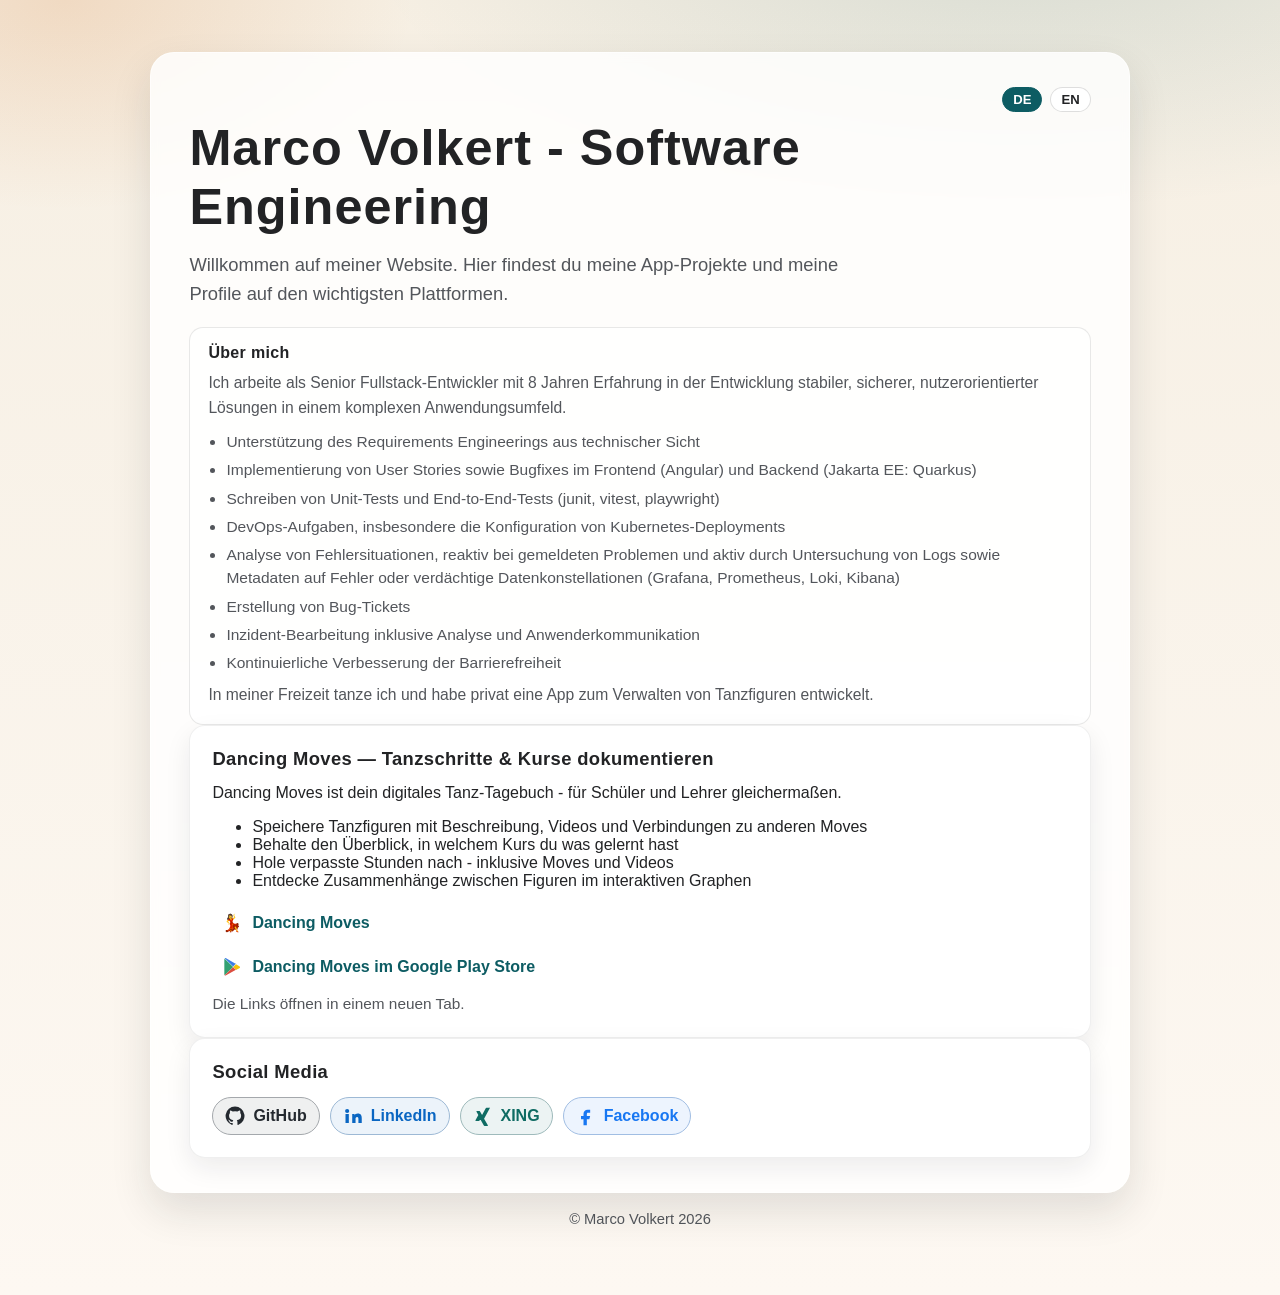
<file: index.html>
<!DOCTYPE html>
<html lang="de">

<head>
  <meta charset="utf-8">
  <meta name="viewport" content="width=device-width, initial-scale=1">
  <title>Marco Volkert - Software Engineering</title>
  <meta name="description"
    content="Offizielle Website von Marco Volkert mit App-Projekten wie Dancing Moves und Profilen auf GitHub, LinkedIn, XING und Facebook.">
  <meta name="robots" content="index, follow">
  <link rel="canonical" href="https://mvolkert.github.io/">

  <meta property="og:locale" content="de_DE">
  <meta property="og:type" content="website">
  <meta property="og:title" content="Marco Volkert - Software Engineering">
  <meta property="og:description"
    content="Offizielle Website von Marco Volkert mit App-Projekten wie Dancing Moves und Social-Media-Profilen.">
  <meta property="og:url" content="https://mvolkert.github.io/">
  <meta property="og:site_name" content="Marco Volkert">

  <meta name="twitter:card" content="summary">
  <meta name="twitter:title" content="Marco Volkert - Software Engineering">
  <meta name="twitter:description" content="App-Projekte und Social-Media-Profile von Marco Volkert.">

  <base href="https://mvolkert.github.io">
  <style>
    :root {
      --bg-top: #f6efe3;
      --bg-bottom: #fdf8f2;
      --surface: rgba(255, 255, 255, 0.82);
      --surface-strong: #ffffff;
      --text: #222325;
      --muted: #53565b;
      --accent: #0d5c63;
      --accent-hover: #0a4c52;
      --ring: rgba(13, 92, 99, 0.2);
      --shadow: 0 18px 40px rgba(26, 29, 33, 0.12);
      --radius-xl: 24px;
      --radius-lg: 16px;
    }

    * {
      box-sizing: border-box;
    }

    body {
      margin: 0;
      min-height: 100vh;
      font-family: "Avenir Next", "Segoe UI", sans-serif;
      color: var(--text);
      background:
        radial-gradient(1200px 500px at 80% -5%, rgba(13, 92, 99, 0.13), transparent 55%),
        radial-gradient(700px 420px at 5% 0%, rgba(217, 133, 64, 0.2), transparent 50%),
        linear-gradient(180deg, var(--bg-top), var(--bg-bottom));
    }

    .container {
      width: min(980px, 92vw);
      margin: 0 auto;
      padding: 52px 0 68px;
    }

    .hero {
      background: var(--surface);
      border: 1px solid rgba(255, 255, 255, 0.6);
      border-radius: var(--radius-xl);
      box-shadow: var(--shadow);
      backdrop-filter: blur(4px);
      padding: 34px clamp(20px, 3vw, 42px);
      animation: rise-in 580ms ease-out;
    }

    h1 {
      margin: 0;
      font-size: clamp(2rem, 5.5vw, 3.15rem);
      letter-spacing: 0.02em;
    }

    .intro {
      margin: 14px 0 0;
      font-size: clamp(1rem, 1.7vw, 1.15rem);
      line-height: 1.6;
      color: var(--muted);
      max-width: 66ch;
    }

    .lang-switch {
      display: flex;
      justify-content: flex-end;
      gap: 8px;
      margin-bottom: 6px;
    }

    .lang-btn {
      border: 1px solid rgba(34, 35, 37, 0.15);
      background: #ffffff;
      color: var(--text);
      border-radius: 999px;
      padding: 4px 10px;
      font-size: 0.82rem;
      font-weight: 700;
      cursor: pointer;
      transition: background-color 150ms ease, color 150ms ease, border-color 150ms ease;
    }

    .lang-btn:hover,
    .lang-btn:focus-visible {
      border-color: var(--accent);
      outline: none;
    }

    .lang-btn.is-active {
      background: var(--accent);
      color: #ffffff;
      border-color: var(--accent);
    }

    .grid {
      display: grid;
      grid-template-columns: repeat(2, minmax(0, 1fr));
      gap: 20px;
      margin-top: 22px;
      animation: fade-in 760ms ease-out;
    }

    .card {
      background: var(--surface-strong);
      border: 1px solid rgba(34, 35, 37, 0.07);
      border-radius: var(--radius-lg);
      padding: 22px;
      box-shadow: 0 10px 26px rgba(26, 29, 33, 0.08);
    }

    .section-title {
      margin: 0 0 14px;
      font-size: 1.15rem;
      letter-spacing: 0.02em;
    }

    .links {
      list-style: none;
      margin: 0;
      padding: 0;
      display: grid;
      gap: 10px;
    }

    .link {
      display: inline-flex;
      align-items: center;
      gap: 10px;
      color: var(--accent);
      text-decoration: none;
      font-weight: 600;
      padding: 7px 10px;
      border-radius: 10px;
      transition: background-color 150ms ease, transform 150ms ease, color 150ms ease;
    }

    .link:hover,
    .link:focus-visible {
      background-color: rgba(13, 92, 99, 0.1);
      color: var(--accent-hover);
      transform: translateX(2px);
      outline: none;
    }

    .icon {
      width: 20px;
      height: 20px;
      display: inline-block;
      flex: 0 0 20px;
    }

    .icon svg {
      width: 100%;
      height: 100%;
      display: block;
    }

    .apps-note {
      margin: 8px 0 0;
      font-size: 0.96rem;
      color: var(--muted);
      line-height: 1.5;
    }

    .about-card {
      margin-top: 18px;
      padding: 16px 18px;
      border-radius: 14px;
      border: 1px solid rgba(34, 35, 37, 0.1);
      background: rgba(255, 255, 255, 0.75);
    }

    .about-title {
      margin: 0;
      font-size: 1rem;
      letter-spacing: 0.02em;
    }

    .about-text {
      margin: 8px 0 0;
      color: var(--muted);
      line-height: 1.6;
      font-size: 0.98rem;
    }

    .about-list {
      margin: 10px 0 0;
      padding-left: 18px;
      color: var(--muted);
      line-height: 1.5;
      font-size: 0.97rem;
    }

    .about-list li {
      margin-bottom: 5px;
    }

    .social {
      display: flex;
      flex-wrap: wrap;
      gap: 10px;
    }

    .social-link {
      --brand: #0d5c63;
      --brand-soft: rgba(13, 92, 99, 0.12);
      display: inline-flex;
      align-items: center;
      gap: 8px;
      border: 1px solid color-mix(in srgb, var(--brand) 28%, #d6d9dd);
      border-radius: 999px;
      padding: 8px 12px;
      text-decoration: none;
      color: var(--brand);
      font-weight: 600;
      background: color-mix(in srgb, var(--brand-soft) 65%, #ffffff);
      transition: transform 160ms ease, border-color 160ms ease, box-shadow 160ms ease, background-color 160ms ease;
    }

    .social-link:hover,
    .social-link:focus-visible {
      transform: translateY(-2px);
      border-color: var(--brand);
      background-color: color-mix(in srgb, var(--brand-soft) 85%, #ffffff);
      box-shadow: 0 0 0 4px color-mix(in srgb, var(--brand) 22%, #ffffff);
      outline: none;
    }

    .social-link.github {
      --brand: #24292f;
      --brand-soft: rgba(36, 41, 47, 0.11);
    }

    .social-link.linkedin {
      --brand: #0a66c2;
      --brand-soft: rgba(10, 102, 194, 0.12);
    }

    .social-link.xing {
      --brand: #0f6b63;
      --brand-soft: rgba(15, 107, 99, 0.12);
    }

    .social-link.facebook {
      --brand: #1877f2;
      --brand-soft: rgba(24, 119, 242, 0.12);
    }

    footer {
      margin-top: 18px;
      font-size: 0.92rem;
      color: var(--muted);
      text-align: center;
    }

    @keyframes rise-in {
      from {
        opacity: 0;
        transform: translateY(10px);
      }

      to {
        opacity: 1;
        transform: translateY(0);
      }
    }

    @keyframes fade-in {
      from {
        opacity: 0;
      }

      to {
        opacity: 1;
      }
    }

    @media (max-width: 760px) {
      .container {
        padding-top: 26px;
      }

      .grid {
        grid-template-columns: 1fr;
      }

      .hero {
        padding: 24px 18px;
      }
    }
  </style>
</head>

<body>
  <main class="container">
    <section class="hero">
      <div class="lang-switch" aria-label="Language switch">
        <button type="button" class="lang-btn is-active" data-lang="de" aria-pressed="true">DE</button>
        <button type="button" class="lang-btn" data-lang="en" aria-pressed="false">EN</button>
      </div>
      <h1>Marco Volkert - Software Engineering</h1>
      <p class="intro"
        data-i18n-de="Willkommen auf meiner Website. Hier findest du meine App-Projekte und meine Profile auf den wichtigsten Plattformen."
        data-i18n-en="Welcome to my website. Here you can find my app projects and my profiles on the most important platforms.">
        Willkommen auf meiner Website. Hier findest du meine App-Projekte und meine Profile auf den wichtigsten
        Plattformen.</p>

      <section class="about-card" aria-labelledby="about-title">
        <h2 class="about-title" id="about-title" data-i18n-de="Über mich" data-i18n-en="About me">Über mich</h2>
        <p class="about-text"
          data-i18n-de="Ich arbeite als Senior Fullstack-Entwickler mit 8 Jahren Erfahrung in der Entwicklung stabiler, sicherer, nutzerorientierter Lösungen in einem komplexen Anwendungsumfeld."
          data-i18n-en="I work as a senior full-stack developer with 8 years of experience building stable, secure, user-centered solutions in a complex environment.">
          Ich arbeite als Senior Fullstack-Entwickler mit 8 Jahren Erfahrung in der Entwicklung stabiler, sicherer,
          nutzerorientierter Lösungen in einem komplexen Anwendungsumfeld.</p>
        <ul class="about-list">
          <li data-i18n-de="Unterstützung des Requirements Engineerings aus technischer Sicht"
            data-i18n-en="Supporting requirements engineering from a technical perspective">Unterstützung des
            Requirements Engineerings aus technischer Sicht</li>
          <li
            data-i18n-de="Implementierung von User Stories sowie Bugfixes im Frontend (Angular) und Backend (Jakarta EE: Quarkus)"
            data-i18n-en="Implementing user stories and bug fixes in frontend (Angular) and backend (Jakarta EE: Quarkus)">
            Implementierung von User Stories sowie Bugfixes im Frontend (Angular) und Backend (Jakarta EE: Quarkus)</li>
          <li data-i18n-de="Schreiben von Unit-Tests und End-to-End-Tests (junit, vitest, playwright)"
            data-i18n-en="Writing unit tests and end-to-end tests (junit, vitest, playwright)">Schreiben von Unit-Tests
            und End-to-End-Tests (junit, vitest, playwright)</li>
          <li data-i18n-de="DevOps-Aufgaben, insbesondere die Konfiguration von Kubernetes-Deployments"
            data-i18n-en="DevOps tasks, especially configuring Kubernetes deployments">DevOps-Aufgaben, insbesondere die
            Konfiguration von Kubernetes-Deployments</li>
          <li
            data-i18n-de="Analyse von Fehlersituationen, reaktiv bei gemeldeten Problemen und aktiv durch Untersuchung von Logs sowie Metadaten auf Fehler oder verdächtige Datenkonstellationen (Grafana, Prometheus, Loki, Kibana)"
            data-i18n-en="Analyzing failure situations, both reactively for reported issues and proactively by investigating logs and metadata for errors or suspicious data patterns (Grafana, Prometheus, Loki, Kibana)">
            Analyse von Fehlersituationen, reaktiv bei gemeldeten Problemen und aktiv durch Untersuchung von Logs sowie
            Metadaten auf Fehler oder verdächtige Datenkonstellationen (Grafana, Prometheus, Loki, Kibana)</li>
          <li data-i18n-de="Erstellung von Bug-Tickets" data-i18n-en="Creating bug tickets">Erstellung von Bug-Tickets
          </li>
          <li data-i18n-de="Inzident-Bearbeitung inklusive Analyse und Anwenderkommunikation"
            data-i18n-en="Handling incidents including analysis and user communication">Inzident-Bearbeitung inklusive
            Analyse und Anwenderkommunikation</li>
          <li data-i18n-de="Kontinuierliche Verbesserung der Barrierefreiheit"
            data-i18n-en="Continuous improvement of accessibility">Kontinuierliche Verbesserung der Barrierefreiheit
          </li>
        </ul>
        <p class="about-text"
          data-i18n-de="In meiner Freizeit tanze ich und habe privat eine App zum Verwalten von Tanzfiguren entwickelt."
          data-i18n-en="In my free time I dance and have privately developed an app for managing dance figures.">In
          meiner Freizeit tanze ich und habe privat eine App zum verwalten von Tanzfiguren entwickelt.</p>
      </section>

      <div>
        <section class="card" aria-labelledby="apps-title">
          <h2 class="section-title" id="apps-title" data-i18n-de="Dancing Moves — Tanzschritte & Kurse dokumentieren"
            data-i18n-en="Dancing Moves — Documenting Dance Steps & Courses">Dancing Moves — Tanzschritte & Kurse
            dokumentieren</h2>
          <div data-i18n-de="Dancing Moves ist dein digitales Tanz-Tagebuch - für Schüler und Lehrer gleichermaßen."
            data-i18n-en="Dancing Moves is your digital dance notebook - for students and teachers alike.">Dancing
            Moves ist dein digitales Tanz-Tagebuch - für Schüler und Lehrer gleichermaßen.</div>
          <ul class="app-description">
            <li data-i18n-de="Speichere Tanzfiguren mit Beschreibung, Videos und Verbindungen zu anderen Moves"
              data-i18n-en="Save dance moves with descriptions, videos, and connections to related figures">•
              Speichere Tanzfiguren mit Beschreibung, Videos und Verbindungen zu anderen Moves</li>
            <li data-i18n-de="Behalte den Überblick, in welchem Kurs du was gelernt hast"
              data-i18n-en="Track which course taught you which move">Behalte den Überblick, in welchem Kurs du was
              gelernt hast</li>
            <li data-i18n-de="Hole verpasste Stunden nach - inklusive Moves und Videos"
              data-i18n-en="Catch up on missed lessons - including moves and videos covered">Hole verpasste Stunden
              nach - inklusive Moves und Videos</li>
            <li data-i18n-de="Entdecke Zusammenhänge zwischen Figuren im interaktiven Graphen"
              data-i18n-en="Explore connections between figures in an interactive graph">Entdecke Zusammenhänge
              zwischen Figuren im interaktiven Graphen</li>
          </ul>
          <ul class="links">
            <li>
              <a class="link" href="https://dancing-moves.web.app" target="_blank" rel="noopener noreferrer">
                <span class="icon" aria-hidden="true">
                  <svg width="128px" height="128px" viewBox="0 0 128 128" xmlns="http://www.w3.org/2000/svg"
                    xmlns:xlink="http://www.w3.org/1999/xlink" aria-hidden="true" role="img"
                    class="iconify iconify--noto" preserveAspectRatio="xMidYMid meet">
                    <path
                      d="M64.65 10.66c-2.74-4.14-7.7-6.38-12.94-5.85c-5.24.53-9.65 3.73-11.51 8.34c-1.13 2.81-1.51 6.17-1.14 10.29c.34 3.88.17 4.9-2.45 6.84c-3.87 2.89-5.44 6.86-4.1 10.37c1.27 3.34 4.84 5.37 9.27 5.37c.43 0 .87-.02 1.32-.06c9.36-.82 16.22-5.08 20.4-12.66c.11-.19.19-.34.25-.45c3.65-5.88 5.22-15.66.9-22.19z"
                      fill="#543930"></path>
                    <radialGradient id="IconifyId17ecdb2904d178eab22437" cx="50.336" cy="96.724" r="20.267"
                      gradientTransform="matrix(-.8404 .542 .3471 .5383 59.067 -48.072)" gradientUnits="userSpaceOnUse">
                      <stop offset=".782" stop-color="#6d4c41" stop-opacity="0"></stop>
                      <stop offset="1" stop-color="#6d4c41"></stop>
                    </radialGradient>
                    <path
                      d="M66.99 23.71c-.33 3.66-2.34 7.71-3.25 9.15c-.06.11-.14.26-.25.45c-4.18 7.58-11.04 11.84-20.4 12.66c-.44.04-.88.06-1.31.06c-4.44 0-8.14-1.98-9.27-5.37c-1.54-4.62 1.39-8.31 3.18-9.62c2.75-2.01 3.85-2.98 3.46-6.89c2.24 14.84 27.2 3.32 27.74.23c.04-.22.08-.45.1-.67z"
                      fill="url(#IconifyId17ecdb2904d178eab22437)"></path>
                    <linearGradient id="IconifyId17ecdb2904d178eab22438" gradientUnits="userSpaceOnUse" x1="57.038"
                      y1="78.035" x2="55.712" y2="92.477" gradientTransform="matrix(1 0 0 -1 0 128)">
                      <stop offset=".074" stop-color="#ffca28"></stop>
                      <stop offset="1" stop-color="#ffb300"></stop>
                    </linearGradient>
                    <path
                      d="M68.44 33.74c-1.81 1.1-4.12 1.51-5.93 1.51c-.61 0-1.17-.05-1.62-.13c-1.83-.34-3.51-.48-5.05-.48c-8.68 0-12.93 4.51-12.93 4.51l5.91 9.2c2.86.88 5.84 1.37 8.43 1.37c1.3 0 2.5-.12 3.55-.38c5.94-1.47 8.77-5.94 8.77-5.94l-1.13-9.66z"
                      fill="url(#IconifyId17ecdb2904d178eab22438)"></path>
                    <linearGradient id="IconifyId17ecdb2904d178eab22439" gradientUnits="userSpaceOnUse" x1="75.801"
                      y1="103.969" x2="67.708" y2="98.574" gradientTransform="matrix(1 0 0 -1 0 128)">
                      <stop offset=".232" stop-color="#ffca28"></stop>
                      <stop offset="1" stop-color="#ffb300"></stop>
                    </linearGradient>
                    <path
                      d="M84.92 27.89h.01c-2.11-6.35-5.38-9.88-7.45-14.86c-.03-.09-.06-.15-.09-.24c.42-.38.87-.8 1.42-1.32c0 0 2.87-3.1 5.01-4.71c.44-.34.23-1.19-.4-1.19h-.06c-1.49.29-5.02 3.31-5.02 3.31c-.16-.46-.49-.63-.85-.63c-.55 0-1.2.38-1.6.73l-3.05 2.69c-.84.74-.87 1.72-.47 2.43c.03.14.07.29.13.46l3.38 10.22c.34 1.07.65 2.16.93 3.25c-3.65 2.58-12.08 7.51-12.08 7.51S67.09 43 67.92 43h.05c1.08 0 2.98-.62 3.82-1.28c4.7-3.65 9.63-7.67 11.93-9.57l-.01.01c.59-.45 1.05-1.05 1.29-1.81c.27-.84.21-1.69-.08-2.46z"
                      fill="url(#IconifyId17ecdb2904d178eab22439)"></path>
                    <linearGradient id="IconifyId17ecdb2904d178eab22440" gradientUnits="userSpaceOnUse" x1="37.269"
                      y1="64.39" x2="48.432" y2="75.367" gradientTransform="matrix(1 0 0 -1 0 128)">
                      <stop offset=".232" stop-color="#ffca28"></stop>
                      <stop offset="1" stop-color="#ffb300"></stop>
                    </linearGradient>
                    <path
                      d="M47.75 64.44c-.01-.03-.03-.05-.05-.08l-.41.3c-.01-.01-.01-.01-.01-.02l.42-.28c-.03-.05-.06-.09-.1-.14a1.07 1.07 0 0 0-.14-.16c-.06-.08-.11-.14-.19-.23l-7.29-7.92c-.48-.53-.93-1.08-1.39-1.63c3.55-3.15 10.36-8.34 10.36-8.34S45.72 39 44.87 39h-.02c-1.07 0-2.9.93-3.66 1.7c-4.2 4.22-8.57 8.8-10.61 10.98l.01-.03c-.52.52-.9 1.17-1.05 1.95c-.22 1.2.17 2.35.93 3.18h-.01l.11.11c.01.01.02.03.04.04c4.48 4.8 8.68 6.59 12.58 10.25c.14.14.28.25.43.34c-.12.58-.25 1.23-.39 2.02c0 0-.48 4.19-1.25 6.76c-.13.42.25.85.66.85c.14 0 .28-.05.4-.16c1.03-1.11 2.09-5.64 2.09-5.64c.19.13.38.19.55.19c.72 0 1.22-1.02 1.37-1.72l.87-3.97c.05-.25.06-.48.04-.69c.02-.22-.05-.46-.21-.72z"
                      fill="url(#IconifyId17ecdb2904d178eab22440)"></path>
                    <linearGradient id="IconifyId17ecdb2904d178eab22441" gradientUnits="userSpaceOnUse" x1="94.337"
                      y1="60.937" x2="93.667" y2="60.491" gradientTransform="matrix(1 0 0 -1 0 128)">
                      <stop offset="0" stop-color="#bc1b00"></stop>
                      <stop offset=".29" stop-color="#e31c00"></stop>
                      <stop offset=".693" stop-color="#bc1b00"></stop>
                      <stop offset=".914" stop-color="#dd1c00"></stop>
                    </linearGradient>
                    <path d="M94.05 67.05l.02.39c.24-.21.24-.37-.02-.39z" fill="url(#IconifyId17ecdb2904d178eab22441)">
                    </path>
                    <linearGradient id="IconifyId17ecdb2904d178eab22442" gradientUnits="userSpaceOnUse" x1="50.577"
                      y1="88.063" x2="58.64" y2="47.189" gradientTransform="matrix(1 0 0 -1 0 128)">
                      <stop offset="0" stop-color="#bc1b00"></stop>
                      <stop offset=".213" stop-color="#e31c00"></stop>
                      <stop offset=".507" stop-color="#bc1b00"></stop>
                      <stop offset=".875" stop-color="#dd1c00"></stop>
                    </linearGradient>
                    <path
                      d="M94.07 67.44c-1.27 1.15-9.31 4.05-19.65-1.7c-4-2.22-6.48-5.38-7.01-9.01s1.85-5.97 2.1-9.25c.08-1.08-.02-1.98-.25-2.74c1.54-.74 3.31-2.2 3.32-2.56c.07-1.47-.68-2.85-1.47-4.08c-.85-1.33-1.81-2.61-3.08-3.54c-.33-.24-1.07-.68-1.47-.56c-3.34 1-3.97.93-6.89.93l-.9-.11c1.58 1.83 5.33 9.87 1.7 11.56S48.91 35.72 48.91 35.72c-2.46.68-7.59 3.63-10.03 6.47c-.15.17.09.45.2.65c1.25 2.37 3.45 4.71 5.55 6.38c.22.18.46.36.73.41c.24.05 1.09-.5 1.69-.93c1.37 1.58 2.61 3.08 3.35 4.11c.84 1.04 3.06 5.01 2.25 8.28c-5.88 12.36-.26 14.76.37 19.07c1.29 8.85-9.04 30.6-26.54 30.6l8.25 4.75l15.67-1.03l8.66-7.45l11.9-1.78l4.2-8.61L79.33 85L94.5 75l-.43-7.56z"
                      fill="url(#IconifyId17ecdb2904d178eab22442)"></path>
                    <defs>
                      <path id="IconifyId17ecdb2904d178eab22443"
                        d="M94.05 67.05c1.67.16-7.35 5.52-19.63-1.31c-4-2.22-6.48-5.38-7.01-9.01s1.85-5.97 2.1-9.25c.41-5.28-3.55-6.24-5.53-8.54c-1.98-2.29-4.36-4.58-4.36-4.58h-1.19c1.58 1.83 5.67 10.31 2.04 12.01S48.74 35.46 48.74 35.46l-1.44.42c-3.58 1.21-7.17 4.54-7.12 4.9c.06.41 7.8 8.67 10.22 12.03c.84 1.04 3.06 5.01 2.25 8.28c-5.88 12.36-.26 14.76.37 19.07c1.29 8.85-9.04 30.6-26.54 30.6l8.25 4.75l15.67-1.03l8.66-7.45l11.9-1.78l4.2-8.61L79.33 85L94.5 75l-.45-7.95z">
                      </path>
                    </defs>
                    <clipPath id="IconifyId17ecdb2904d178eab22444">
                      <use xlink:href="#IconifyId17ecdb2904d178eab22443" overflow="visible"></use>
                    </clipPath>
                    <g clip-path="url(#IconifyId17ecdb2904d178eab22444)">
                      <path
                        d="M53.22 96.57c-1.4.82-2.87 2.35-4.38 4.9c-1.31 2.21-4.43 7.82-6.84 8.28c-2.25.43-5.39-.61-6.52-2.67l-.48-.87l-1.75.96l.48.88c1.35 2.47 4.32 3.59 6.99 3.59c.57 0 1.12-.05 1.64-.15c3.44-.66 6.07-6.02 7.37-8.27c.96-1.66 1.93-2.82 2.92-3.61c-.09-.97.12-2.02.57-3.04z"
                        fill="#ff8f00"></path>
                      <path
                        d="M73.99 70.34c2.17-.12 4.13.53 4.13.53l-.75-.5c-1.17-.56-3.69-1.83-5.92-1.67c.74.9 1.72 1.24 2.54 1.64z"
                        fill="#ff8f00"></path>
                      <path
                        d="M65.75 85c2.01 4.69 5.68 12.84 2.33 15.17c-.67.47-2.14.23-4.08-.79c-1.49-.78-3.13-2.06-4.9-2.87c.24.79.46 1.59.54 2.37c1.41.56 2.75 1.35 3.98 2c2.22 1.17 4 1.78 5.7.32c4.3-3.69.18-9.96-1.82-14.98c-1.93-4.83-1.76-8.36-.23-11.12c-.82-.23-1.59-.51-2.33-.77c-1.24 3.23-.72 7.1.81 10.67z"
                        fill="#ff8f00"></path>
                      <path
                        d="M70.5 71.5c1.02-.79 2.29-1.09 3.49-1.16c-.83-.4-1.8-.74-2.53-1.64c-.55.04-1.09.16-1.58.41c-2.55 1.29-4.11 3.12-4.93 5.22c.73.26 1.51.54 2.33.77c.76-1.37 1.86-2.55 3.22-3.6z"
                        fill="#ffb600"></path>
                      <path
                        d="M53.22 96.57c-.46 1.02-.66 2.08-.58 3.04c2.36-1.89 4.76-1.62 7-.73c-.09-.78-.3-1.58-.54-2.37c-1.82-.84-3.78-1.17-5.88.06z"
                        fill="#ffb600"></path>
                    </g>
                    <g>
                      <defs>
                        <path id="IconifyId17ecdb2904d178eab22445"
                          d="M94.05 67.05c1.67.16-7.35 5.52-19.63-1.31c-4-2.22-6.48-5.38-7.01-9.01s1.85-5.97 2.1-9.25c.41-5.28-3.55-6.24-5.53-8.54c-1.98-2.29-4.36-4.58-4.36-4.58h-1.19c1.58 1.83 5.67 10.31 2.04 12.01S48.74 35.46 48.74 35.46l-1.44.42c-3.58 1.21-7.17 4.54-7.12 4.9c.06.41 7.8 8.67 10.22 12.03c.84 1.04 3.06 5.01 2.25 8.28c-5.88 12.36-.26 14.76.37 19.07c1.29 8.85-9.04 30.6-26.54 30.6l8.25 4.75l15.67-1.03l8.66-7.45l11.9-1.78l4.2-8.61L79.33 85L94.5 75l-.45-7.95z">
                        </path>
                      </defs>
                      <clipPath id="IconifyId17ecdb2904d178eab22446">
                        <use xlink:href="#IconifyId17ecdb2904d178eab22445" overflow="visible"></use>
                      </clipPath>
                      <g clip-path="url(#IconifyId17ecdb2904d178eab22446)">
                        <path
                          d="M85 74.31v-.49c3.07-.57 2.12-4.61 2.01-5.28l1.91-.34c.06.37.66 3.62-1.01 5.39c-.48.51-2.91.75-2.91.72z"
                          fill="#ff8f00"></path>
                      </g>
                    </g>
                    <radialGradient id="IconifyId17ecdb2904d178eab22447" cx="67.245" cy="-633.194" r="47.355"
                      gradientTransform="matrix(1 0 0 -1 0 -534)" gradientUnits="userSpaceOnUse">
                      <stop offset="0" stop-color="#892002"></stop>
                      <stop offset=".537" stop-color="#b42002"></stop>
                      <stop offset="1" stop-color="#892002"></stop>
                    </radialGradient>
                    <path
                      d="M97.91 64.4c5.55-.68 9.85 5.23 7.83 10.48c-.67 1.73-1.9 2.77-3.24 3.29c-.01.01-.03.01-.04.02c-1.03.42-.91 1.96.16 2.27c.81.24 2.14-.58 3.51.18c1.56.86 2.8 2.2 2.76 4.64c-.05 2.76-1.21 5.44-3.76 6.12c-3.81 1-4.62 4.45-4.75 8.74c-.05 1.72-.49 4.42-2.65 5.91c-7.39 5.11-12.17-1.95-17.82 1.08c-9.77 5.23-3.73 16.1-28.34 8.81c-5.86-1.73-15.57 10.5-23.99 5.39c-6.7-4.07-4.69-9.06-2.09-10.82c5.22-3.51 6.08 3.65 17.75 3c6.06-.34 4.6-10.55 12.75-13c6.43-1.93 9.08 7.28 14 3c7.75-6.75-3.5-17.25-.5-24.75c1.86-4.66 5.75-7.25 9.75-6.25s3.67 4.08 6.25 4.83c2.83.83 4.56-1.95 5.17-4c1.02-3.43 1.75-8.26 7.25-8.94z"
                      fill="url(#IconifyId17ecdb2904d178eab22447)"></path>
                    <g>
                      <path
                        d="M100.23 115.59c1.62 1.02 4.79 4.18 5.66 5.88c.25.49.48 1.68.15 2.11c-.28.36-6.55.73-11.05-1.82c-.39-.22-.89-1.04-1.05-1.36c-.3-.6-.75-.67-.82-.04c-.59-.03-1.01.02-1.6-.01c-.42-4.09-1.12-3.64-1.05-6.51c.06-2.33 1.66-2.83 2.29-3.07c.1-.04 5.08 3.06 7.47 4.82z"
                        fill="#dd2c00"></path>
                    </g>
                    <linearGradient id="IconifyId17ecdb2904d178eab22448" gradientUnits="userSpaceOnUse" x1="83.441"
                      y1="40.549" x2="95.348" y2="18.13" gradientTransform="matrix(1 0 0 -1 0 128)">
                      <stop offset="0" stop-color="#ffb300"></stop>
                      <stop offset=".401" stop-color="#ffca28"></stop>
                    </linearGradient>
                    <path
                      d="M100.27 113.64c-.88-2.1-1.77-4.21-2.65-6.31c-3.5-8.34-5.11-11.96-9.02-20.12c-.37-.81-1.06-1.12-1.87-1.12c-1.14 0-2.53.61-3.67 1.31c-2.03 1.25-3.86 2.42-2.45 4.66c2.83 4.47 9.18 11.73 11.37 16.55c1.2 2.64 1.2 5.43 3.13 7.58c.86.96 1.48 1.61 2.75 1.83c.43.08.87.13 1.28.13c.92 0 1.69-.27 1.85-1.15c.15-.81-.4-2.6-.72-3.36z"
                      fill="url(#IconifyId17ecdb2904d178eab22448)"></path>
                    <g>
                      <path
                        d="M60.09 121.36c-.42-2.54-2.56-6.71-4.87-6.71s-4.64 4.17-5.06 6.71c-.06.34-.08 1.44-.08 1.71c0 .01.01.02.01.02c.02.38.43.9 1.01.9c1.4 0 2.71 0 4.01.01c1.3 0 2.61-.01 4.01-.01c.61 0 1.03-.57 1.01-.95v-.01c0-.26.01-1.34-.04-1.67z"
                        fill="#b41301"></path>
                    </g>
                    <path
                      d="M57.55 107.62c-1.21 0-2.29.28-2.45.88c-.37 1.41-1.47 5.1-1.84 7.13c-.57 2 .13 2.75 2.17 3.13c.22.04.42.06.61.06c1.33 0 1.89-1.01 2.34-2.54l2.78-6.84c.36-1.17-1.77-1.82-3.61-1.82z"
                      fill="#eda600"></path>
                    <g>
                      <path
                        d="M57.61 33.13l-5.94.52l.29 3.26c.12 1.39 1.3 2.44 2.69 2.44c.08 0 .16 0 .24-.01l.54-.05a2.69 2.69 0 0 0 2.46-2.91l-.28-3.25z"
                        fill="#e59600"></path>
                      <path
                        d="M64.5 21.29c-.74-8.35-5.72-12.14-11-12.14c-.32 0-.65.01-.98.04c-5.62.49-10.46 5.13-9.68 13.99c.62 7.13 5.41 10.95 9.37 11.97c.73.19 1.43.28 2.07.28c.18 0 .36-.01.54-.02c.78-.07 1.65-.31 2.54-.71c3.72-1.69 7.76-6.29 7.14-13.41z"
                        fill="#ffca28"></path>
                      <path
                        d="M52.77 26.3c.03-.02.07-.03.1-.04l2.28-.2c.04 0 .07.01.11.02c.21.07.35.27.27.51s-.48.92-1.39 1c-.92.08-1.43-.52-1.54-.74c-.13-.22-.03-.45.17-.55z"
                        fill="#e59600"></path>
                      <g fill="#404040">
                        <ellipse transform="rotate(-4.997 59.065 22.722)" cx="59.06" cy="22.73" rx="1.6" ry="1.65">
                        </ellipse>
                        <ellipse transform="rotate(-4.997 48.444 23.654)" cx="48.44" cy="23.66" rx="1.6" ry="1.65">
                        </ellipse>
                      </g>
                      <g fill="#6d4c41">
                        <path
                          d="M56.44 19.98c.27-.43.92-1.07 2.28-1.19s2.11.4 2.45.78c.15.17.13.37.05.51c-.08.12-.32.25-.61.18s-.86-.31-1.78-.23c-.92.09-1.44.42-1.72.54c-.27.12-.54.04-.63-.07a.43.43 0 0 1-.04-.52z">
                        </path>
                        <path
                          d="M45.82 20.91c.27-.43.92-1.07 2.28-1.19s2.11.4 2.45.78c.15.17.13.37.05.51c-.08.12-.32.25-.61.18s-.86-.31-1.78-.23c-.92.09-1.44.42-1.72.54c-.27.12-.54.04-.63-.07c-.1-.13-.16-.34-.04-.52z">
                        </path>
                      </g>
                      <path
                        d="M51.53 29.07c1.08.52 4.45.23 5.43-.47c.56-.4 1.21.08 1.01.64c-.19.55-1.93 1.93-3.52 2.07s-3.51-.93-3.8-1.43c-.29-.52.26-1.11.88-.81z"
                        fill="#795548"></path>
                    </g>
                    <g>
                      <path
                        d="M40.57 27.54c.47-5.01-.18-6.73-.04-8.56c.12-1.55.62-11.75 11.72-12.72C64.94 5.15 65.67 16.8 65.67 16.8l.31 4.15s-.09 2.48-1.19 5.48c-1.11 3.01-1.98 4.13-1.68 2.62c.33-1.67.62-3.95.43-6.12c-.08-.95-.09-4.51-2.12-4.78c-7.45-1-11.92-4.52-11.92-4.52c-.87 2.44-4.03 5.03-5.16 6c-.93.8-.53 3.73-.4 4.98l.95 5.69c-1.26-.66-3.57-1.5-4.32-2.76z"
                        fill="#543930"></path>
                      <radialGradient id="IconifyId17ecdb2904d178eab22449" cx="52.678" cy="105.826" r="17.741"
                        gradientTransform="matrix(0 1 .9172 0 -44.385 -30.503)" gradientUnits="userSpaceOnUse">
                        <stop offset=".869" stop-color="#6d4c41" stop-opacity="0"></stop>
                        <stop offset="1" stop-color="#6d4c41"></stop>
                      </radialGradient>
                      <path
                        d="M67 23.66c0 .02 0 .03-.01.05c-.02.22-.06.45-.1.67c-.54 3.09-25.5 14.61-27.74-.23c-.04-.23-.07-.47-.09-.71c-.01-.09-.02-.18-.02-.26c-.02-.17-.03-.33-.03-.49c-.3-3.77.13-6.9 1.2-9.54c1.85-4.61 6.26-7.81 11.5-8.34s10.19 1.71 12.94 5.85c2.46 3.72 3.01 8.49 2.35 13z"
                        fill="url(#IconifyId17ecdb2904d178eab22449)"></path>
                    </g>
                  </svg>
                </span>
                Dancing Moves
              </a>
            </li>
            <li>
              <a class="link" href="https://play.google.com/store/apps/details?id=io.github.mvolkert.dancingmoves"
                target="_blank" rel="noopener noreferrer">
                <span class="icon" aria-hidden="true">
                  <svg viewBox="0 0 512 512" xmlns="http://www.w3.org/2000/svg" aria-hidden="true" role="img"
                    preserveAspectRatio="xMidYMid meet">
                    <path fill="#32A071"
                      d="M67.8 45.7c-5.3 5.7-8.2 14-8.2 24.6v371.5c0 10.6 2.9 18.9 8.2 24.6l.8.8L284.8 256 68.6 44.9l-.8.8z" />
                    <path fill="#F6C30D"
                      d="M356.9 326.8L284.8 256l72.1-70.8 1.6.9 85.5 48.6c24.4 13.9 24.4 36.6 0 50.5l-85.5 48.6-1.6 1z" />
                    <path fill="#DC4E41" d="M358.5 333.9l-73.7-72.3L67.8 467.3c8.3 9 21.7 10 36.6 1.5l254.1-144.9" />
                    <path fill="#3C7CE6" d="M358.5 178.1L104.4 33.2c-14.9-8.5-28.3-7.5-36.6 1.5l217 205.7 73.7-72.3" />
                  </svg>
                </span>
                <span data-i18n-de="Dancing Moves im Google Play Store"
                  data-i18n-en="Dancing Moves on Google Play Store">Dancing Moves im Google Play Store</span>
              </a>
            </li>
          </ul>
          <p class="apps-note" data-i18n-de="Die Links öffnen in einem neuen Tab."
            data-i18n-en="Links open in a new tab.">Die Links öffnen in einem neuen Tab.</p>
        </section>

        <section class="card" aria-labelledby="social-title">
          <h2 class="section-title" id="social-title" data-i18n-de="Social Media" data-i18n-en="Social media">Social
            Media</h2>
          <div class="social">
            <a class="social-link github" href="https://github.com/mvolkert" target="_blank"
              rel="me noopener noreferrer" aria-label="GitHub Profil">
              <span class="icon" aria-hidden="true">
                <svg viewBox="0 0 24 24" width="20" height="20" fill="currentColor" xmlns="http://www.w3.org/2000/svg">
                  <path
                    d="M12 .7a11.3 11.3 0 0 0-3.57 22.02c.56.1.77-.24.77-.54v-1.9c-3.13.68-3.8-1.5-3.8-1.5-.52-1.3-1.27-1.66-1.27-1.66-1.04-.7.08-.69.08-.69 1.15.08 1.76 1.17 1.76 1.17 1.02 1.74 2.68 1.24 3.33.95.1-.73.4-1.24.72-1.52-2.5-.28-5.14-1.24-5.14-5.53 0-1.22.44-2.2 1.16-2.98-.12-.28-.5-1.42.11-2.95 0 0 .95-.3 3.12 1.14a10.9 10.9 0 0 1 5.68 0c2.16-1.44 3.1-1.14 3.1-1.14.62 1.53.24 2.67.12 2.95.73.78 1.16 1.76 1.16 2.98 0 4.3-2.65 5.25-5.17 5.53.4.34.77 1.02.77 2.07v3.07c0 .3.2.65.78.54A11.3 11.3 0 0 0 12 .7Z" />
                </svg>
              </span>
              GitHub
            </a>

            <a class="social-link linkedin" href="https://www.linkedin.com/in/marco-volkert-physics/" target="_blank"
              rel="me noopener noreferrer" aria-label="LinkedIn Profil">
              <span class="icon" aria-hidden="true">
                <svg viewBox="0 0 24 24" width="20" height="20" fill="currentColor" xmlns="http://www.w3.org/2000/svg">
                  <path
                    d="M4.98 3.5A2.48 2.48 0 1 0 5 8.46 2.48 2.48 0 0 0 4.98 3.5ZM3 9.5h4v11H3v-11Zm7 0h3.83v1.5h.05c.53-1 1.84-2.05 3.8-2.05 4.07 0 4.82 2.68 4.82 6.16v5.39h-4v-4.78c0-1.14-.02-2.61-1.6-2.61-1.6 0-1.84 1.24-1.84 2.53v4.86h-4v-11Z" />
                </svg>
              </span>
              LinkedIn
            </a>

            <a class="social-link xing" href="https://www.xing.com/profile/Marco_Volkert3" target="_blank"
              rel="me noopener noreferrer" aria-label="XING Profil">
              <span class="icon" aria-hidden="true">
                <svg viewBox="0 0 24 24" width="20" height="20" fill="currentColor" xmlns="http://www.w3.org/2000/svg">
                  <path
                    d="M8.3 6H4.7c-.2 0-.4.1-.5.3-.1.2-.1.4 0 .6l2.2 3.8-3.4 6.3c-.1.2-.1.4 0 .6.1.2.3.3.5.3h3.6c.4 0 .6-.2.8-.5l3.3-6.1-2.2-3.8c-.2-.3-.4-.5-.7-.5Zm11.3-4h-3.5c-.4 0-.7.2-.8.6L8.4 15.2l4.6 8.2c.2.3.4.6.8.6h3.5c.2 0 .4-.1.5-.3.1-.2.1-.4 0-.6l-4.5-7.9 6.8-12.5c.1-.2.1-.4 0-.6-.1-.2-.3-.3-.5-.3Z" />
                </svg>
              </span>
              XING
            </a>

            <a class="social-link facebook" href="https://www.facebook.com/marco.volkert.5" target="_blank"
              rel="me noopener noreferrer" aria-label="Facebook Profil">
              <span class="icon" aria-hidden="true">
                <svg viewBox="0 0 24 24" width="20" height="20" fill="currentColor" xmlns="http://www.w3.org/2000/svg">
                  <path d="M14 8h3V4.5h-3c-3 0-5 2-5 5v2.5H6V16h3v7h4v-7h3l1-4h-4v-2c0-1.2.4-2 1-2Z" />
                </svg>
              </span>
              Facebook
            </a>
          </div>
        </section>
      </div>
    </section>
    <footer>© Marco Volkert 2026</footer>
  </main>
  <script>
    (function () {
      var buttons = document.querySelectorAll('[data-lang]');
      var i18nNodes = document.querySelectorAll('[data-i18n-de]');

      function setLanguage(lang) {
        var normalizedLang = lang === 'en' ? 'en' : 'de';
        document.documentElement.lang = normalizedLang;
        document.documentElement.setAttribute('data-lang', normalizedLang);

        i18nNodes.forEach(function (node) {
          node.textContent = normalizedLang === 'en' ? node.getAttribute('data-i18n-en') : node.getAttribute('data-i18n-de');
        });

        buttons.forEach(function (button) {
          var active = button.getAttribute('data-lang') === normalizedLang;
          button.classList.toggle('is-active', active);
          button.setAttribute('aria-pressed', active ? 'true' : 'false');
        });
      }

      buttons.forEach(function (button) {
        button.addEventListener('click', function () {
          setLanguage(button.getAttribute('data-lang'));
        });
      });

      setLanguage('de');
    })();
  </script>
</body>

</html>
</file>
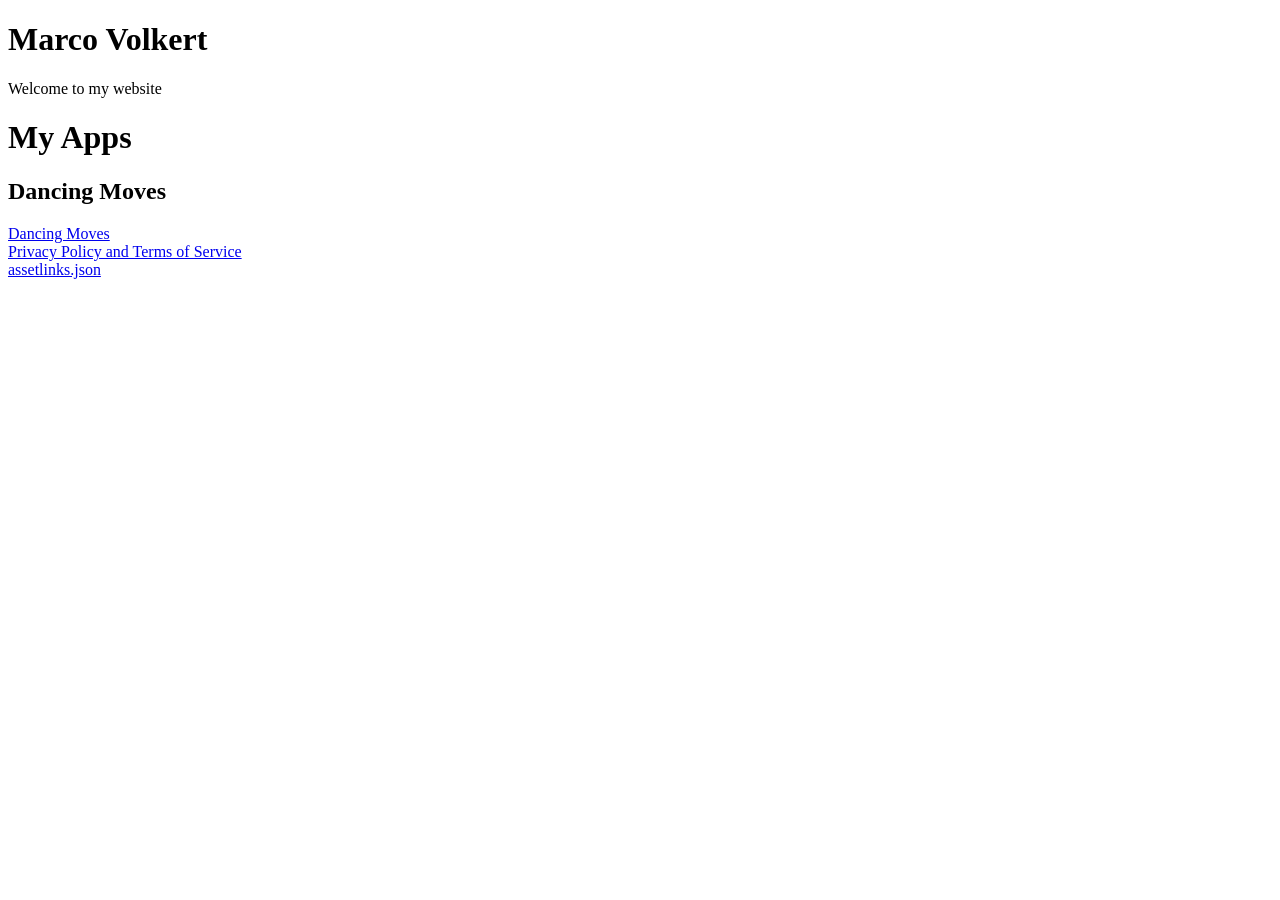
<file: .well-known/index.html>
<!DOCTYPE html><html lang="en"><head>
  <meta charset="utf-8">
  <title>Marco Volkert</title>
  <base href="https://mvolkert.github.io">
  <link rel="alternate" href="android-app://io.github.mvolkert.dancingmoves/https/mvolkert.github.io/dancing-moves">
  <link rel="alternate" href="android-app://io.github.mvolkert.dancingmoves/https/mvolkert.github.io/dancing-moves/dances">
  <link rel="alternate" href="android-app://io.github.mvolkert.dancingmoves/https/mvolkert.github.io/dancing-moves/dance/.*">
  <link rel="alternate" href="android-app://io.github.mvolkert.dancingmoves/https/mvolkert.github.io/dancing-moves/courses">
  <link rel="alternate" href="android-app://io.github.mvolkert.dancingmoves/https/mvolkert.github.io/dancing-moves/course/.*">
  <link rel="alternate" href="android-app://io.github.mvolkert.dancingmoves/https/mvolkert.github.io/dancing-moves/moves">
  <link rel="alternate" href="android-app://io.github.mvolkert.dancingmoves/https/mvolkert.github.io/dancing-moves/move/.*">
  <link rel="alternate" href="android-app://io.github.mvolkert.dancingmoves/https/mvolkert.github.io/dancing-moves/relations">
<body class="mat-typography">
<h1>Marco Volkert</h1>
Welcome to my website
<h1>My Apps</h1>
<h2>Dancing Moves</h2>

<a href="dancing-moves">Dancing Moves</a><br>
<a href="dancing-moves-privacy">Privacy Policy and Terms of Service</a><br>
<a href=".well-known/assetlinks.json">assetlinks.json</a>
</body></html>
</file>
